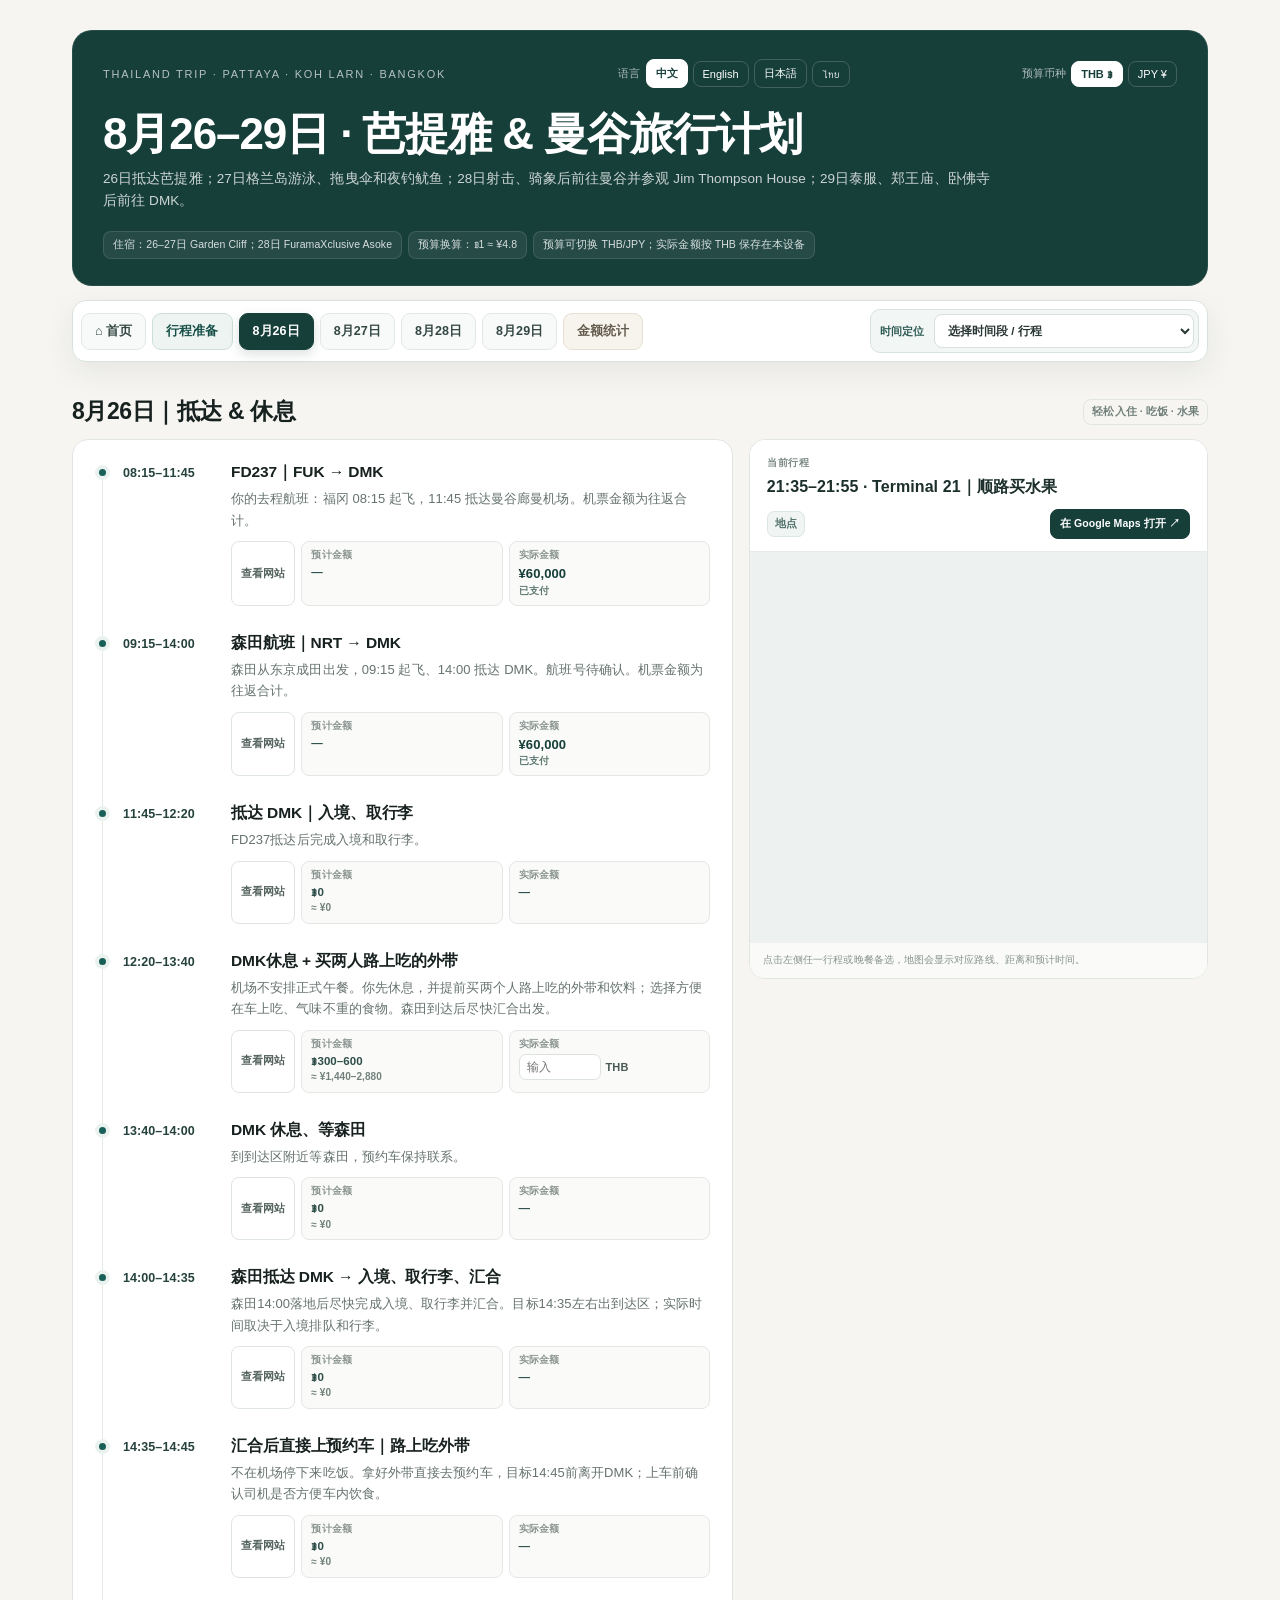
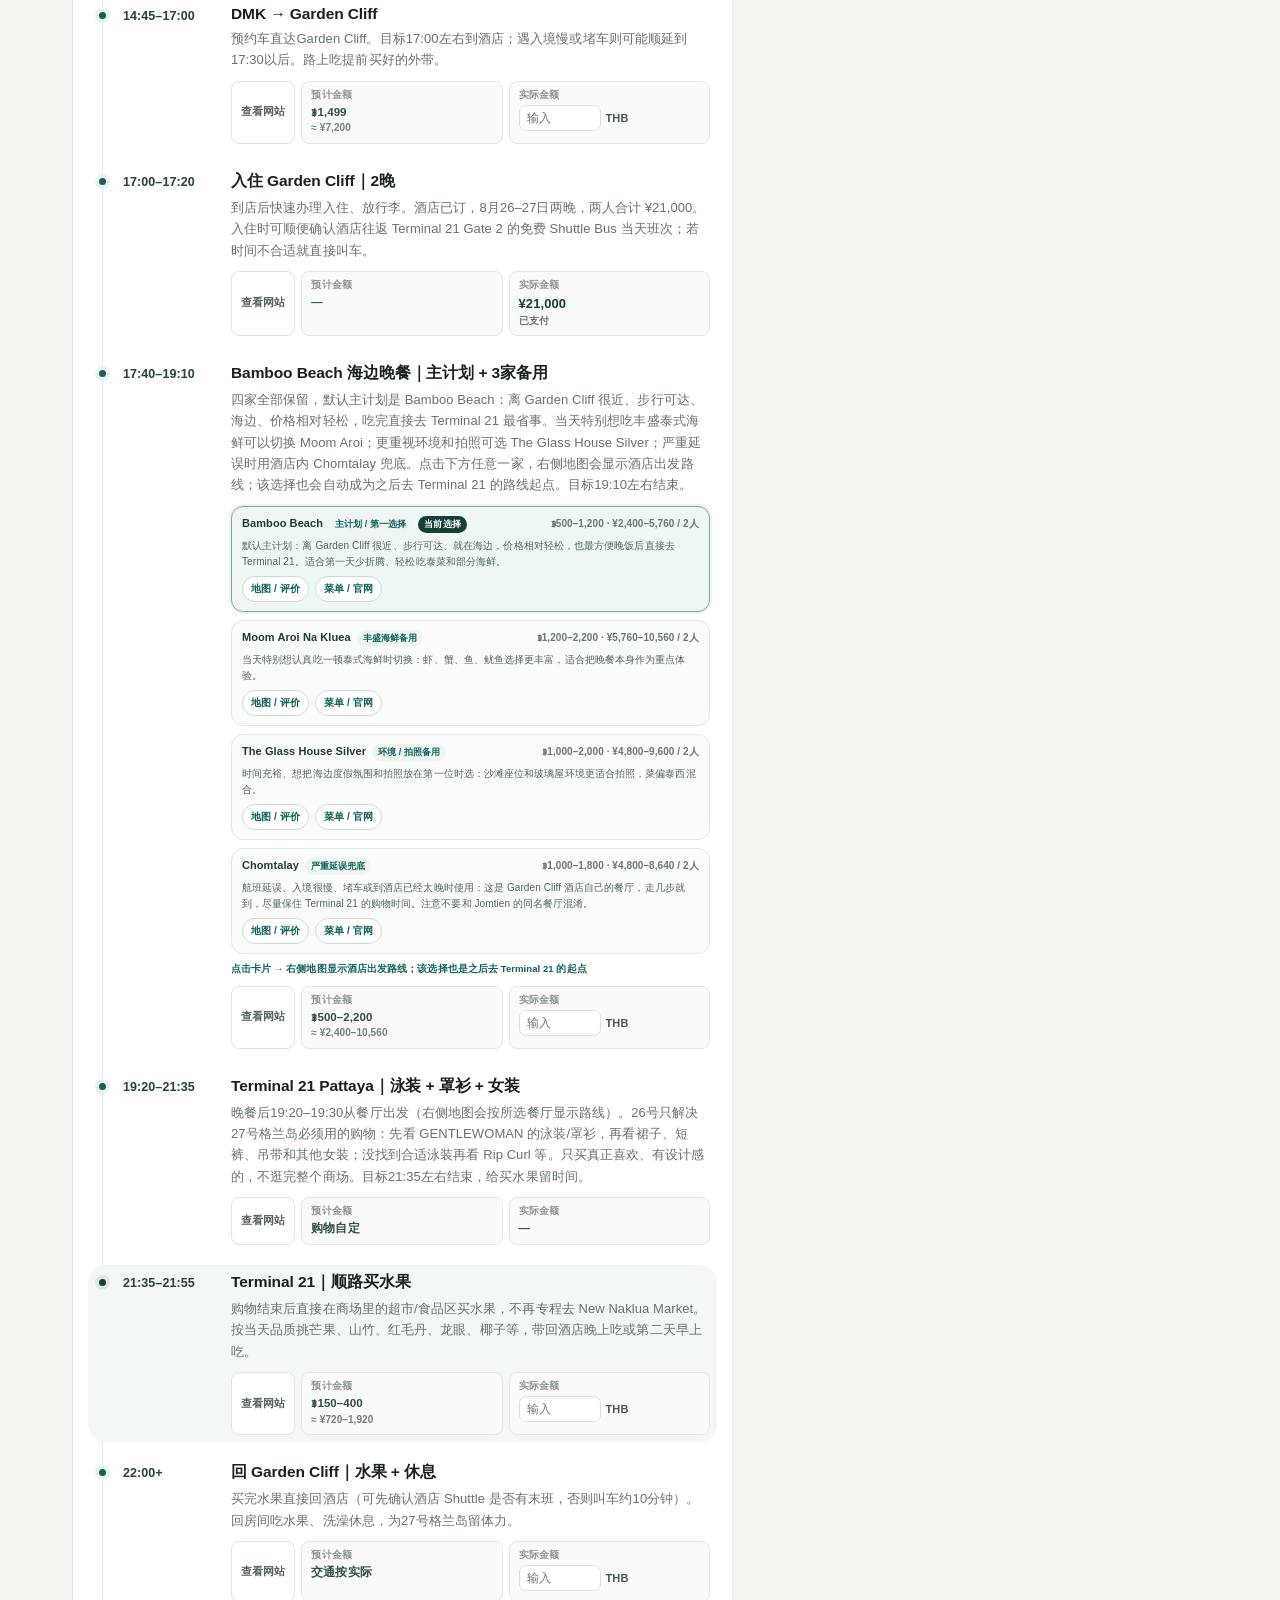
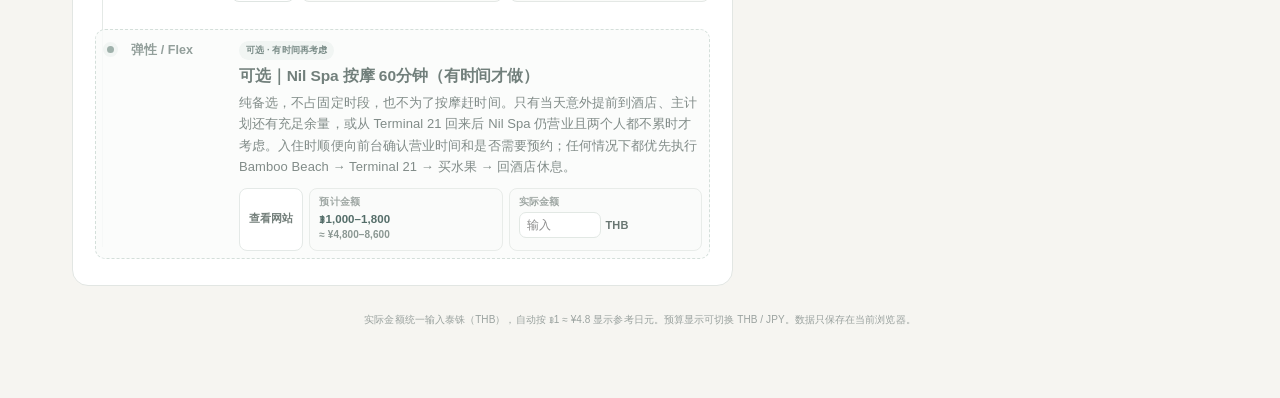
<file: day26.html>
<!DOCTYPE html><html lang="zh-CN"><head><meta charset="utf-8"><meta name="viewport" content="width=device-width,initial-scale=1"><title>Thailand Trip｜Aug 26</title><link rel="stylesheet" href="base.css?v=2"></head><body><script>window.TRIP_VIEW='day26';</script><script src="shell.js?v=2"></script><script src="ui.js"></script><script src="plans-a.js?v=7"></script><script src="plans-b.js?v=3"></script><script src="plans-c.js?v=3"></script><script src="app.js?v=5"></script><script src="fixed-actuals.js?v=1"></script><script src="trip-sync.js?v=1"></script><script src="expense-sync.js?v=1"></script><script src="prep.js?v=1"></script><script src="theme.js?v=1"></script><script src="nav-enhance.js?v=1"></script><script src="page-mode.js?v=4"></script><script src="day-map.js?v=2"></script><script src="pwa.js?v=6"></script></body></html>
</file>
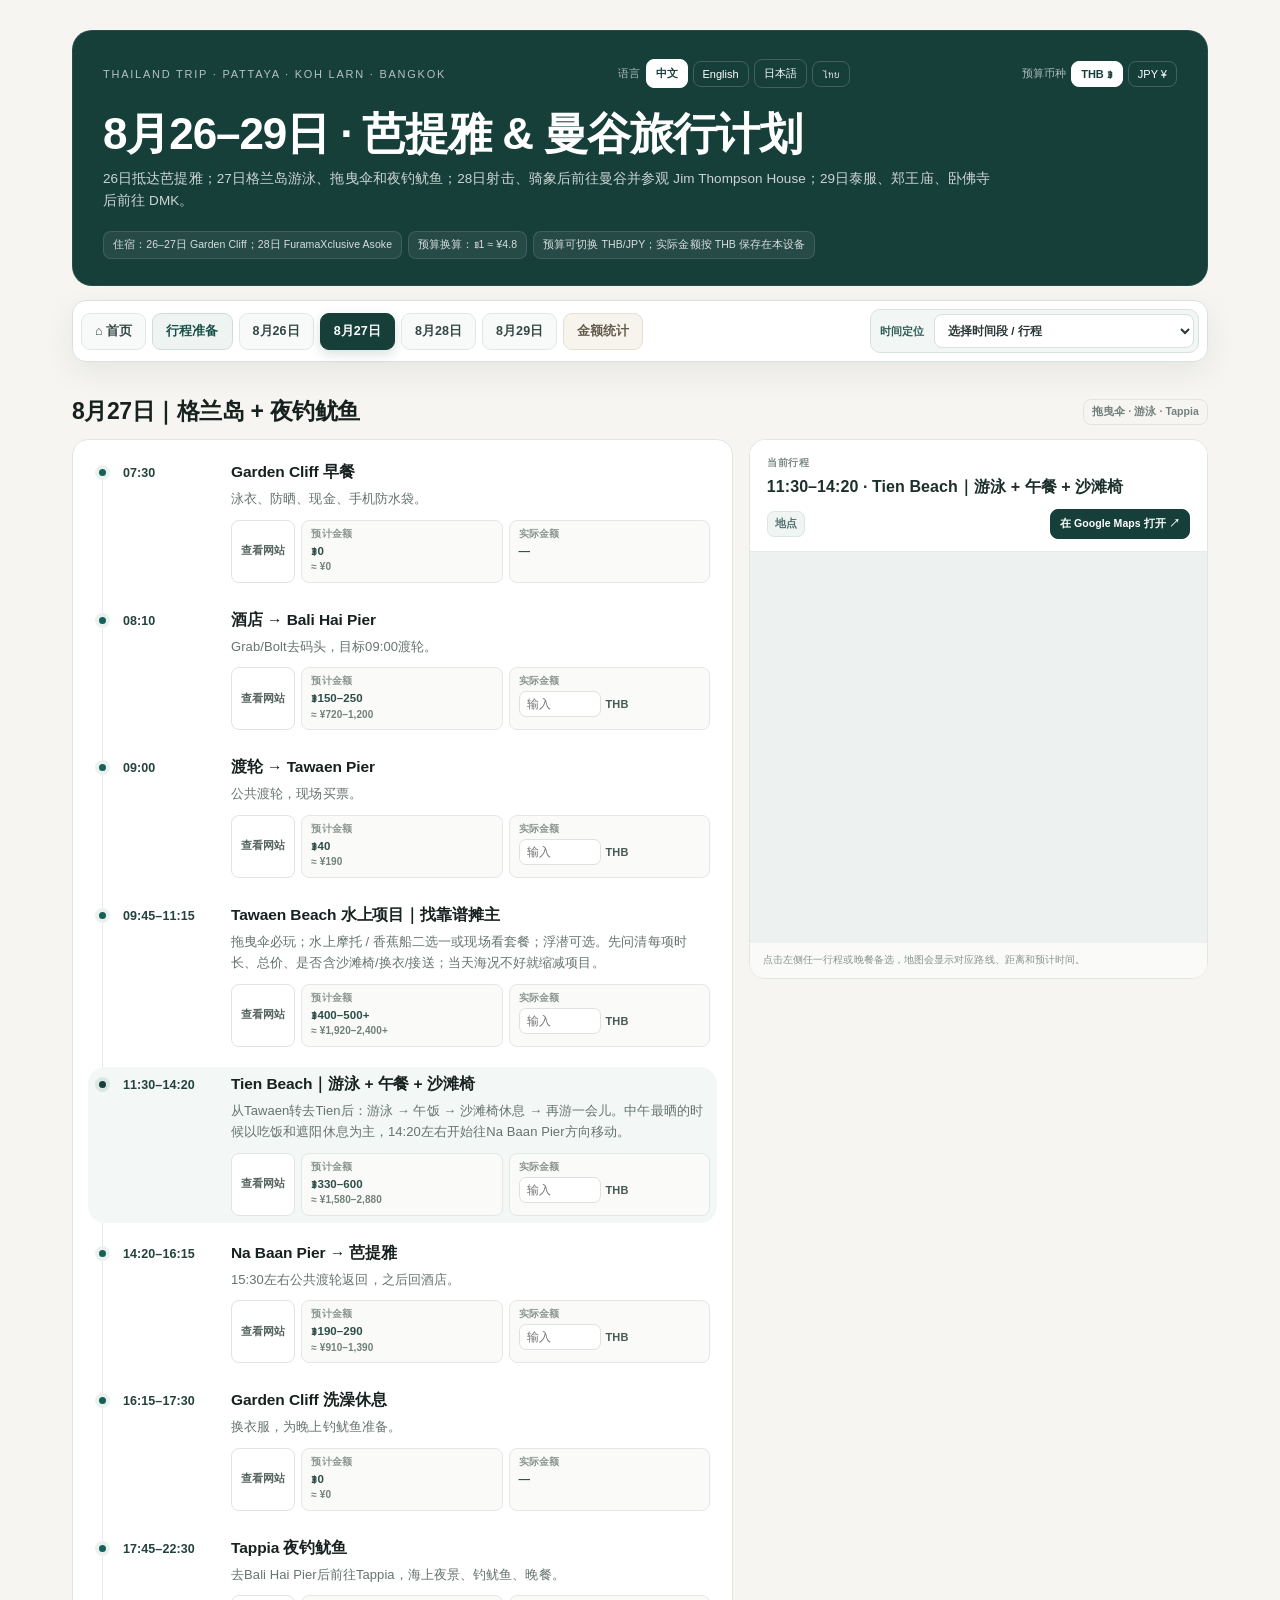
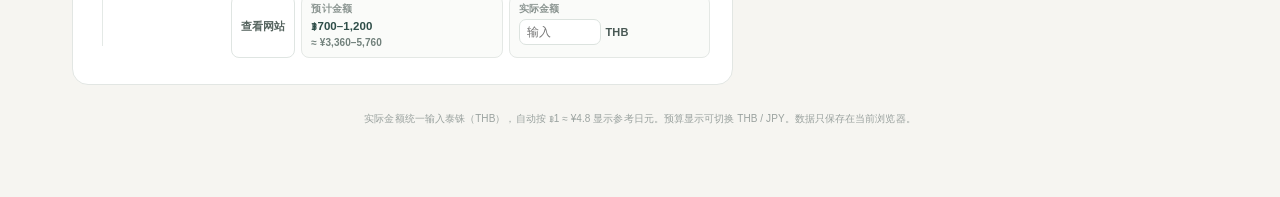
<file: day27.html>
<!DOCTYPE html><html lang="zh-CN"><head><meta charset="utf-8"><meta name="viewport" content="width=device-width,initial-scale=1"><title>Thailand Trip｜Aug 27</title><link rel="stylesheet" href="base.css?v=2"></head><body><script>window.TRIP_VIEW='day27';</script><script src="shell.js?v=2"></script><script src="ui.js"></script><script src="plans-a.js?v=7"></script><script src="plans-b.js?v=3"></script><script src="plans-c.js?v=3"></script><script src="app.js?v=5"></script><script src="fixed-actuals.js?v=1"></script><script src="trip-sync.js?v=1"></script><script src="expense-sync.js?v=1"></script><script src="prep.js?v=1"></script><script src="theme.js?v=1"></script><script src="nav-enhance.js?v=1"></script><script src="page-mode.js?v=4"></script><script src="day-map.js?v=2"></script><script src="pwa.js?v=6"></script></body></html>
</file>
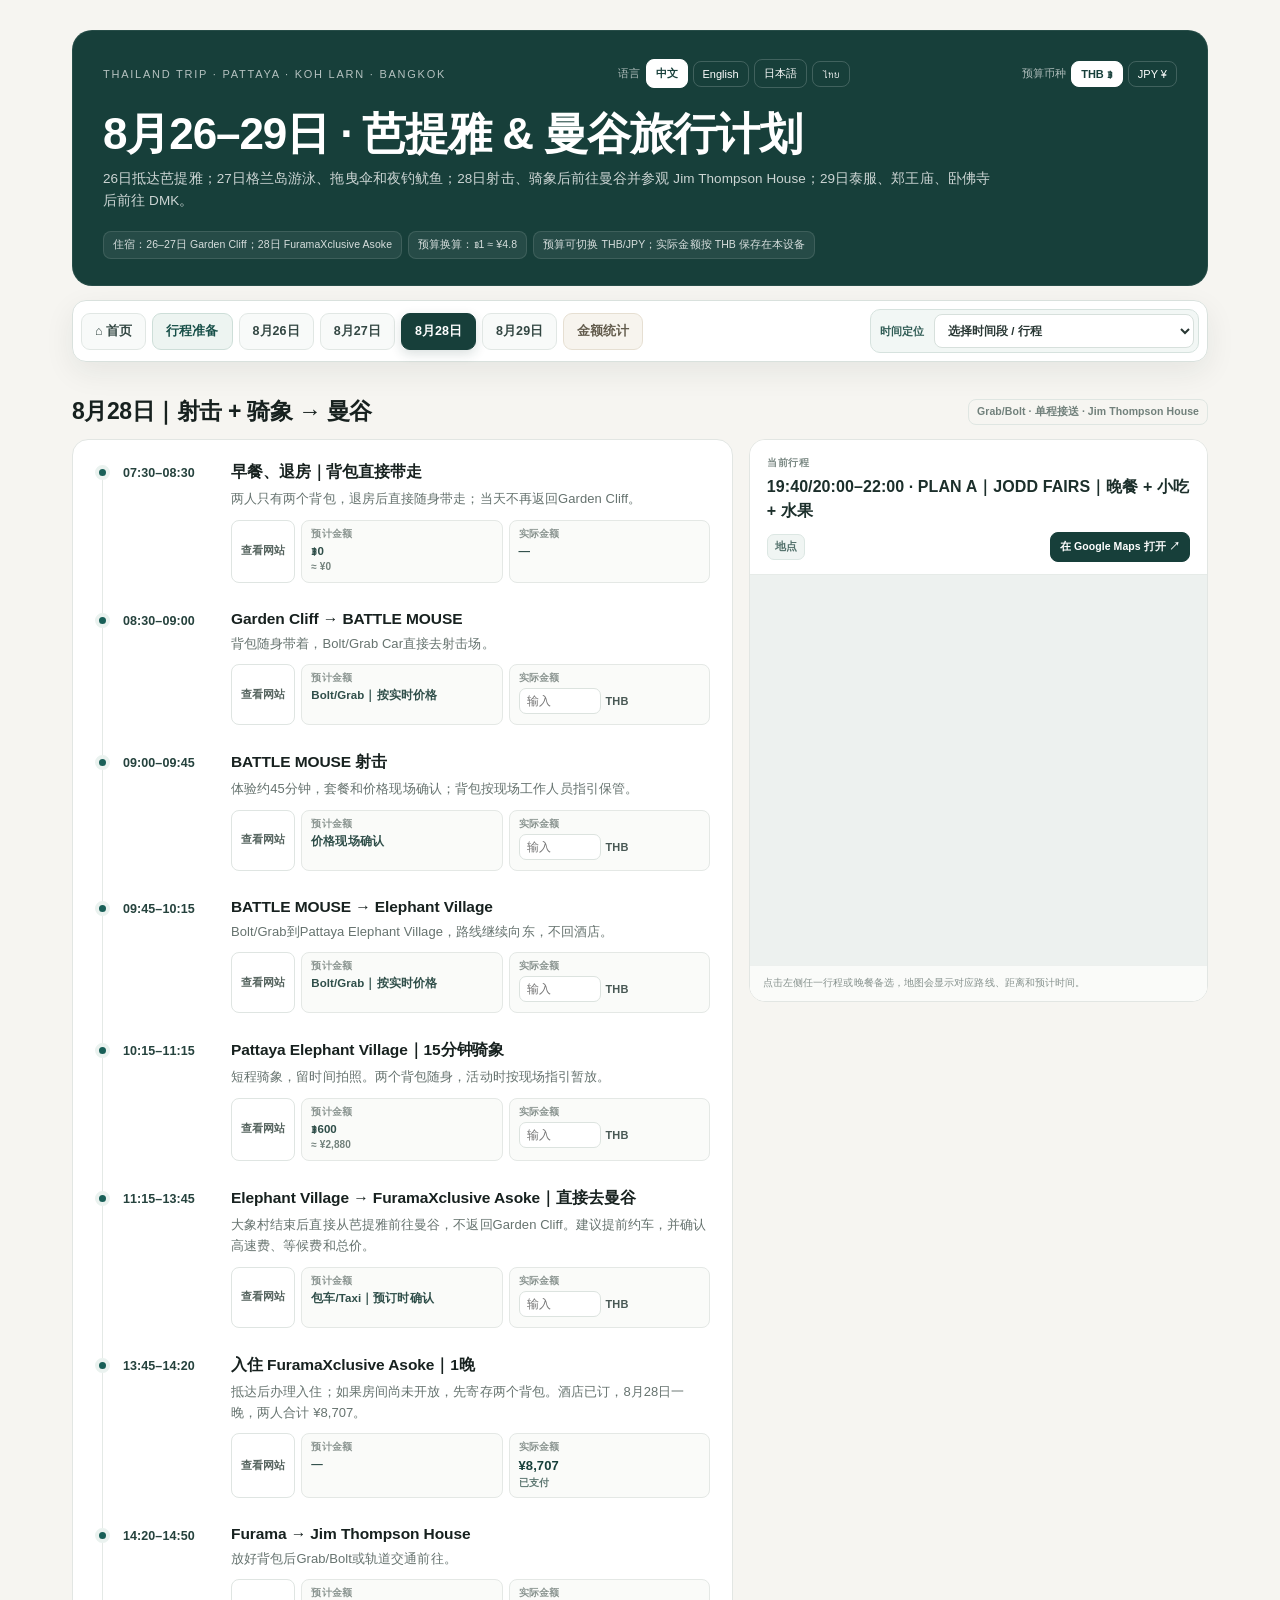
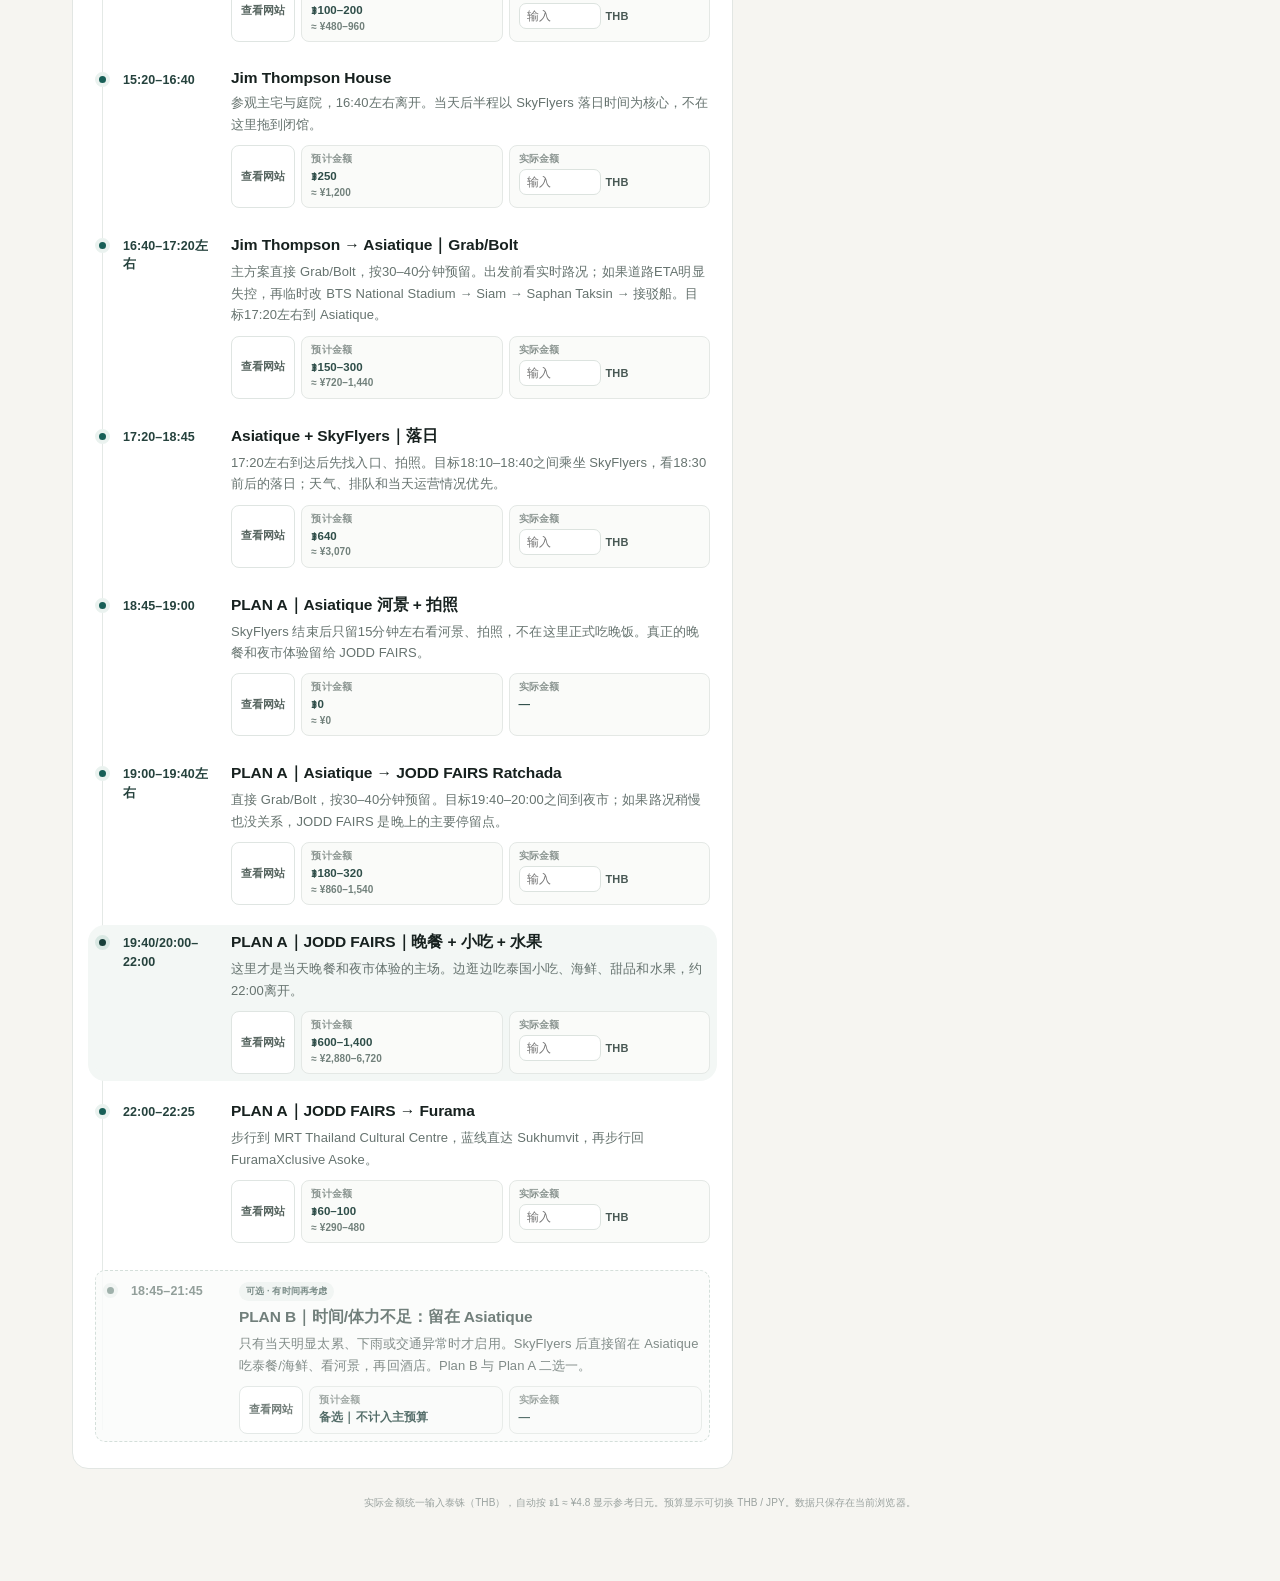
<file: day28.html>
<!DOCTYPE html><html lang="zh-CN"><head><meta charset="utf-8"><meta name="viewport" content="width=device-width,initial-scale=1"><title>Thailand Trip｜Aug 28</title><link rel="stylesheet" href="base.css?v=2"></head><body><script>window.TRIP_VIEW='day28';</script><script src="shell.js?v=2"></script><script src="ui.js"></script><script src="plans-a.js?v=7"></script><script src="plans-b.js?v=4"></script><script src="day28-evening-options.js?v=6"></script><script src="plans-c.js?v=3"></script><script src="app.js?v=5"></script><script src="fixed-actuals.js?v=1"></script><script src="trip-sync.js?v=1"></script><script src="expense-sync.js?v=1"></script><script src="prep.js?v=1"></script><script src="theme.js?v=1"></script><script src="nav-enhance.js?v=1"></script><script src="page-mode.js?v=4"></script><script src="day-map.js?v=2"></script><script src="pwa.js?v=6"></script></body></html>
</file>
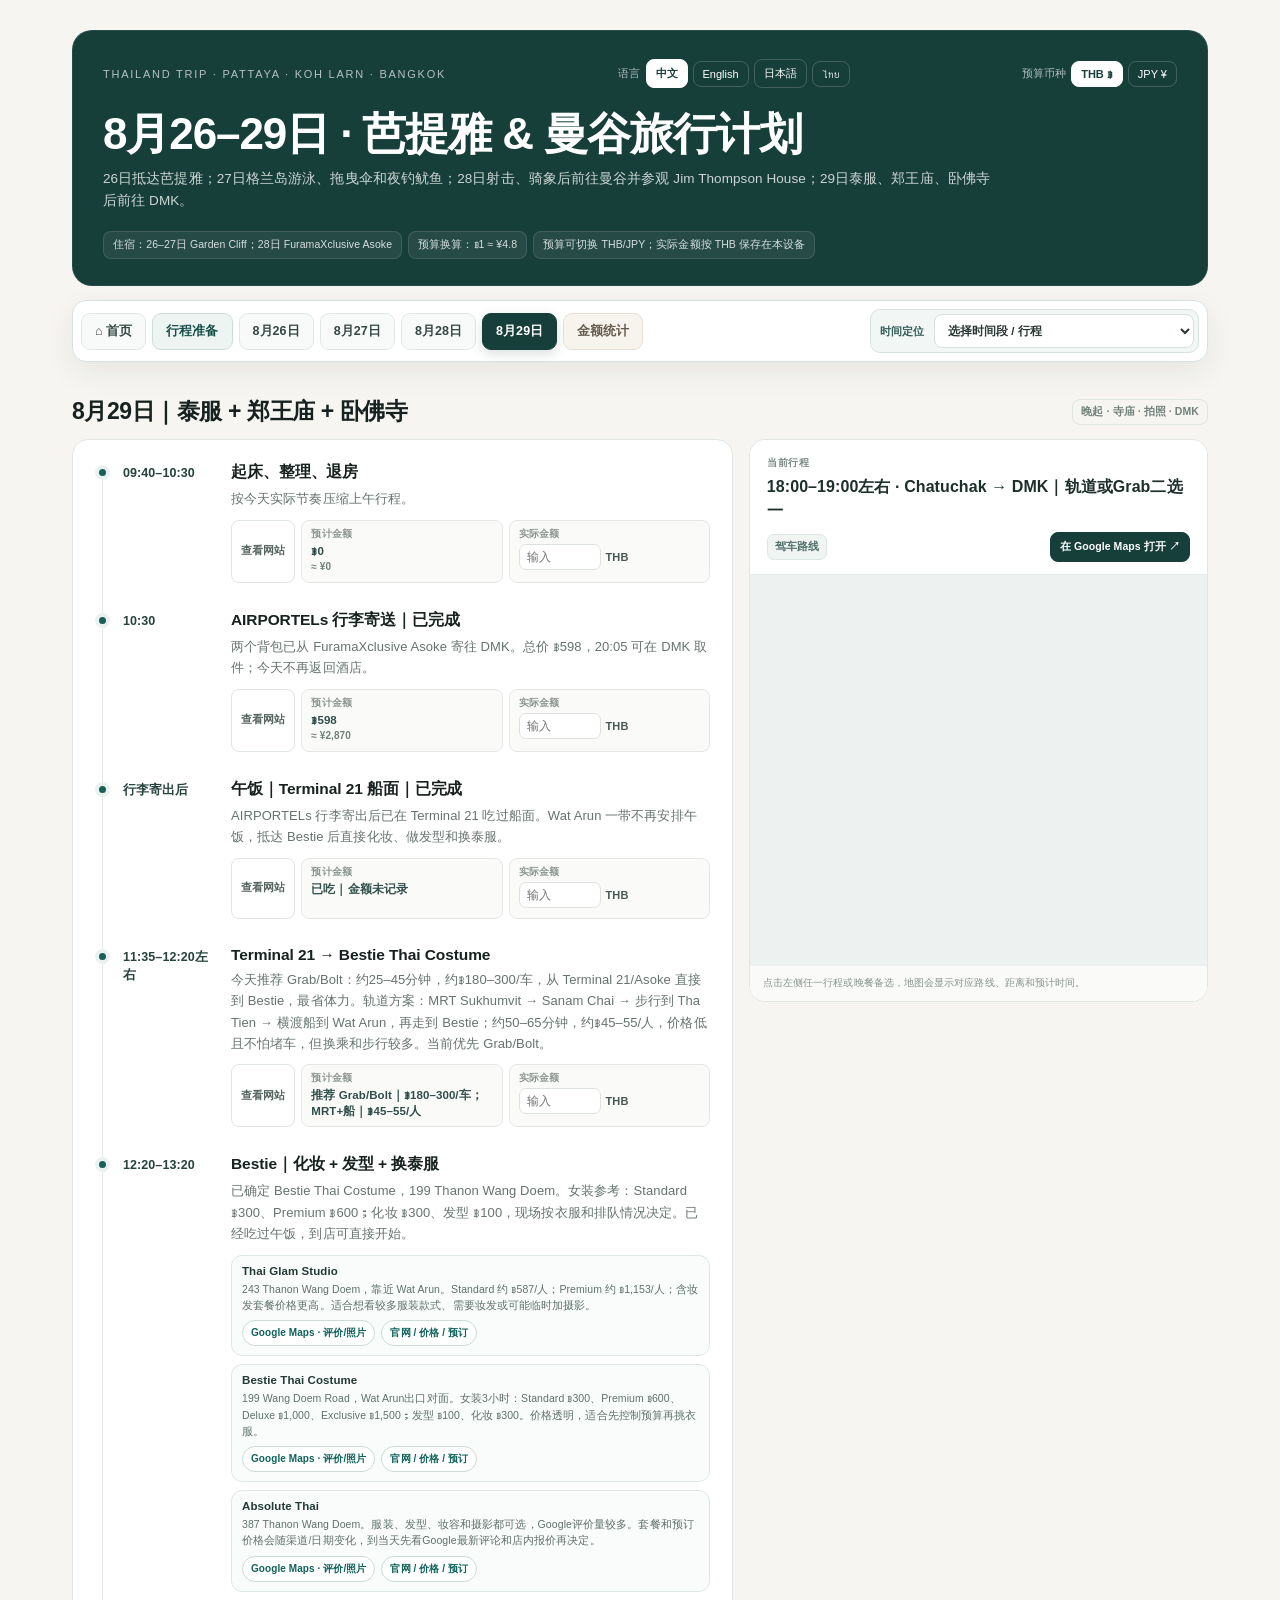
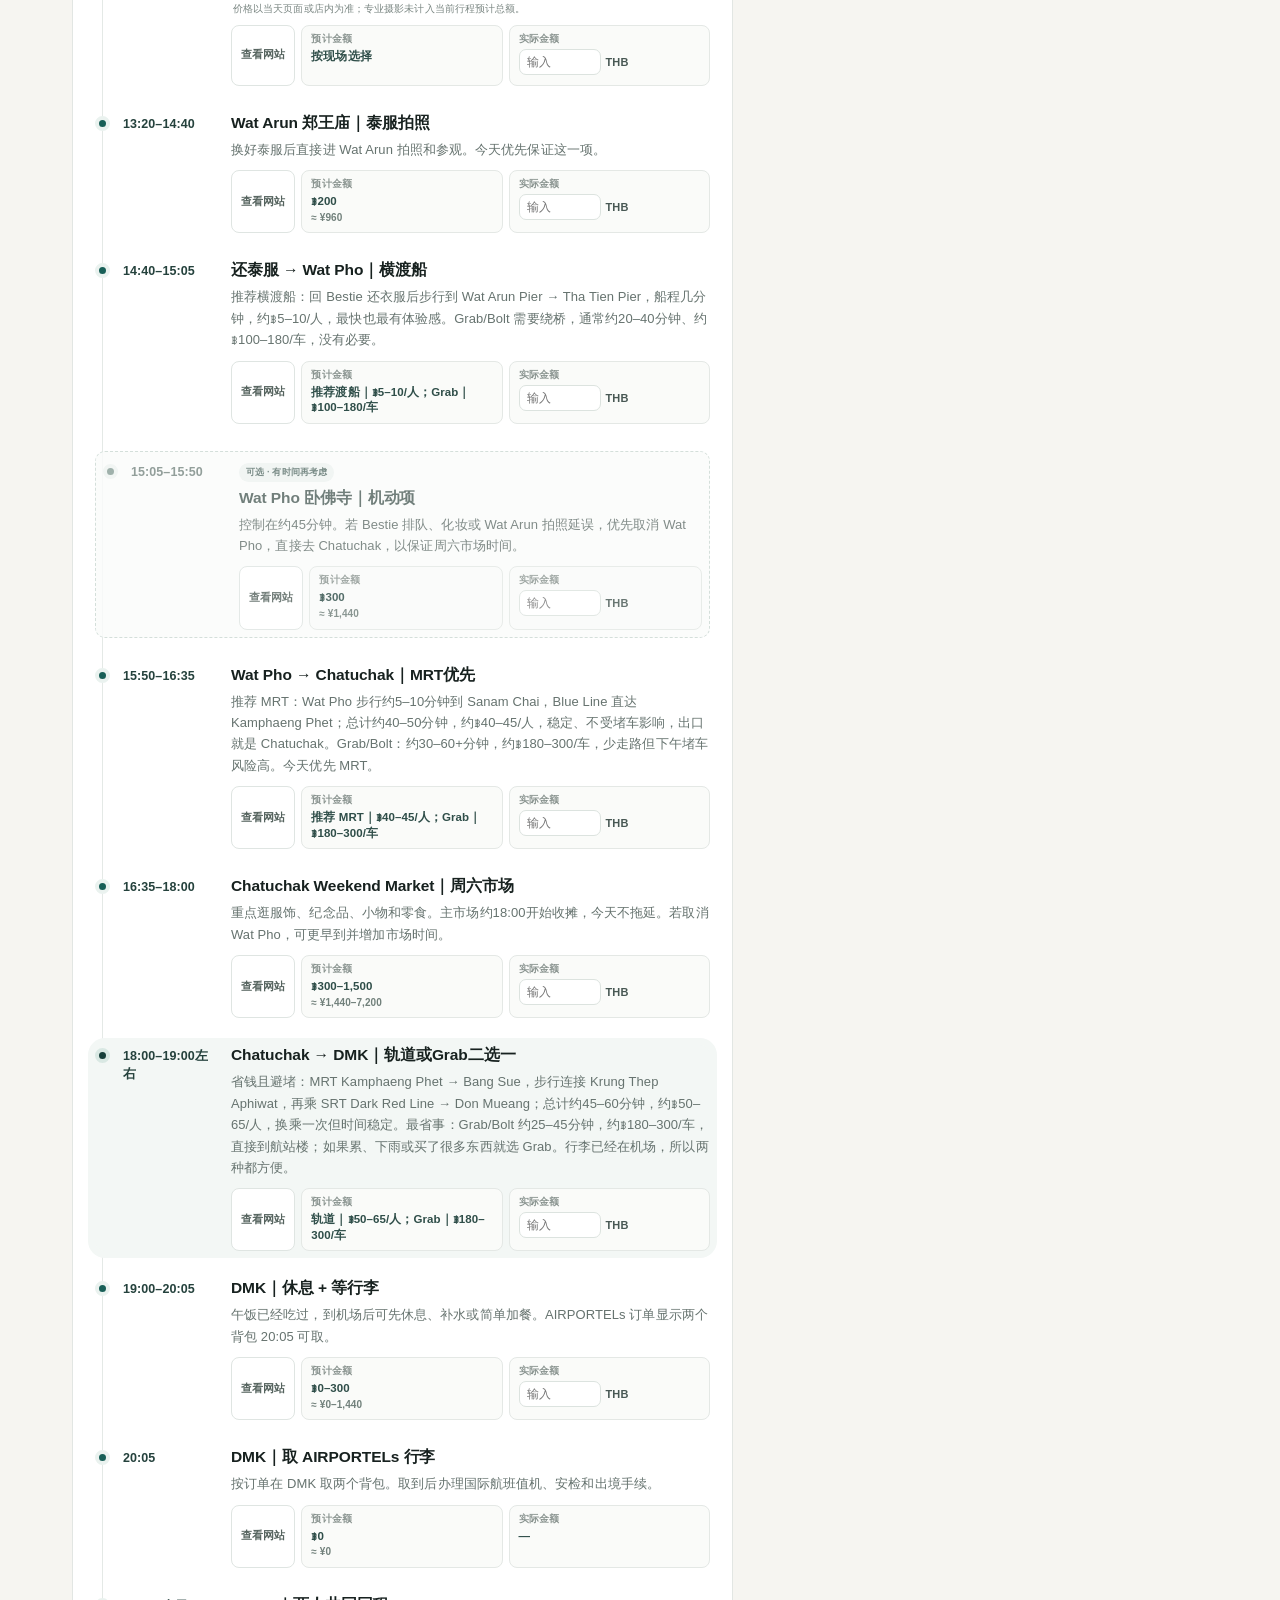
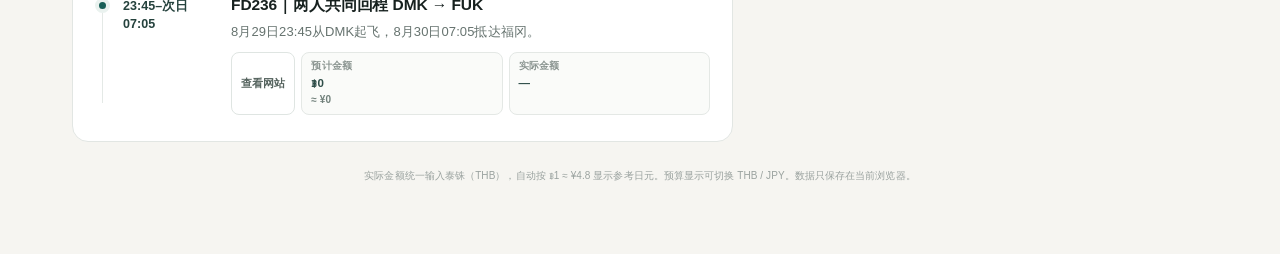
<file: day29.html>
<!DOCTYPE html><html lang="zh-CN"><head><meta charset="utf-8"><meta name="viewport" content="width=device-width,initial-scale=1"><title>Thailand Trip｜Aug 29</title><link rel="stylesheet" href="base.css?v=2"></head><body><script>window.TRIP_VIEW='day29';</script><script src="shell.js?v=2"></script><script src="ui.js"></script><script src="plans-a.js?v=7"></script><script src="plans-b.js?v=3"></script><script src="plans-c.js?v=6"></script><script src="day29-costume-options.js?v=2"></script><script src="app.js?v=5"></script><script src="fixed-actuals.js?v=1"></script><script src="trip-sync.js?v=1"></script><script src="expense-sync.js?v=1"></script><script src="prep.js?v=1"></script><script src="theme.js?v=1"></script><script src="nav-enhance.js?v=1"></script><script src="page-mode.js?v=4"></script><script src="day-map.js?v=2"></script><script src="pwa.js?v=6"></script></body></html>
</file>
<file: base.css>
*{box-sizing:border-box}html{scroll-behavior:smooth}body{margin:0;background:#f6f5f1;color:#17211f;font-family:-apple-system,BlinkMacSystemFont,"Segoe UI","Noto Sans SC","Noto Sans Thai","Hiragino Sans","Yu Gothic UI","Meiryo",Arial,sans-serif}.wrap{max-width:1180px;margin:auto;padding:30px 22px 70px}.hero{background:#173f3a;color:#fff;border-radius:20px;padding:28px 30px 26px}.topbar{display:flex;justify-content:space-between;gap:12px;align-items:center;margin-bottom:22px;flex-wrap:wrap}.brand{font-size:11px;letter-spacing:.16em;text-transform:uppercase;opacity:.72}.langbox,.currencybox{display:flex;align-items:center;gap:5px;flex-wrap:wrap}.langbox span,.currencybox span{font-size:10.5px;opacity:.65}.langbtn,.currencybtn{border:1px solid rgba(255,255,255,.18);background:transparent;color:#fff;border-radius:8px;padding:6px 9px;font-size:11px;cursor:pointer}.langbtn.active,.currencybtn.active{background:#fff;color:#173f3a;border-color:#fff;font-weight:800}h1{font-size:clamp(31px,4.2vw,44px);font-weight:760;letter-spacing:-.025em;margin:2px 0 10px;line-height:1.08}.hero p{margin:0;font-size:13.5px;line-height:1.7;color:rgba(255,255,255,.78);max-width:900px}.badges{display:flex;gap:6px;flex-wrap:wrap;margin-top:18px}.badge{font-size:10.5px;padding:6px 9px;border:1px solid rgba(255,255,255,.11);border-radius:8px;background:rgba(255,255,255,.065);color:rgba(255,255,255,.82)}.nav{position:sticky;top:8px;z-index:900;display:flex;gap:6px;flex-wrap:wrap;align-items:center;margin:14px 0 0;padding:8px;background:rgba(255,255,255,.95);border:1px solid #d9e1dd;border-radius:14px;box-shadow:0 10px 30px rgba(25,38,34,.075);backdrop-filter:blur(14px)}.nav a{text-decoration:none}.section{scroll-margin-top:112px;margin-top:34px}.dayhead{display:flex;justify-content:space-between;align-items:center;gap:15px;margin-bottom:12px}.dayhead h2{font-size:23px;font-weight:760;letter-spacing:-.018em;margin:0}.daytheme{font-size:10.5px;color:#71807b;font-weight:650;border:1px solid #dfe6e2;border-radius:8px;padding:5px 8px}.grid{display:grid;grid-template-columns:minmax(0,1.18fr) minmax(300px,.82fr);gap:14px}.card,.summary{background:#fff;border-radius:16px;padding:22px;border:1px solid #e2e6e3}.timeline{position:relative;margin-left:0}.timeline:before{content:"";position:absolute;left:7px;top:12px;bottom:12px;width:1px;background:#e4e9e6}.item{display:grid;grid-template-columns:16px 96px 1fr;gap:12px;margin-bottom:27px;position:relative;scroll-margin-top:150px}.item:last-child{margin-bottom:4px}.dot{width:15px;height:15px;border-radius:50%;background:#185f57;border:4px solid #eaf2ef;z-index:2;margin-top:3px}.time{font-size:12.5px;font-weight:760;color:#25423d;padding-top:2px;line-height:1.45}.event strong{display:block;font-size:15.5px;font-weight:730;margin-bottom:5px}.desc{font-size:13px;line-height:1.65;color:#66736f;margin-bottom:10px}.projectbar{display:grid;grid-template-columns:auto auto minmax(110px,1fr) minmax(110px,1fr);gap:6px;align-items:stretch;margin-top:9px}.action{text-decoration:none;font-size:10.5px;font-weight:720;padding:8px 9px;border-radius:8px;display:flex;align-items:center;justify-content:center}.mapaction{background:#eef4f2;color:#174f48;border:1px solid #dbe7e3}.webaction{background:#fff;color:#56645f;border:1px solid #dfe5e2}.moneybox{padding:7px 9px;border-radius:8px;border:1px solid #e4e8e5;background:#fafbf9;min-width:0}.moneylabel{font-size:9.5px;color:#8a9490;margin-bottom:3px;font-weight:700}.estimate{font-size:11.5px;font-weight:740;color:#2f4e49;line-height:1.35}.actualrow{display:flex;align-items:center;gap:5px}.actualrow input{width:82px;min-width:0;border:1px solid #dce3df;border-radius:7px;padding:5px 7px;font-size:12px;background:#fff;color:#162724}.currency{font-size:11px;font-weight:800;color:#485854}.jpycalc{font-size:10px;color:#71807b;margin-top:3px}.map{height:350px;border-radius:11px;overflow:hidden;background:#e8ecea}.mapnote{font-size:10.5px;color:#89928f;line-height:1.55;margin-top:9px}.summary{margin-top:34px;padding:20px}.summarytop{display:flex;justify-content:space-between;gap:14px;align-items:center;flex-wrap:wrap}.summary h3{margin:0;font-size:18px}.sumgrid{display:grid;grid-template-columns:repeat(3,1fr);gap:8px;margin-top:14px}.sumcard{padding:12px;background:#fafbf9;border-radius:10px;border:1px solid #e8ebe9}.sumlabel{font-size:10px;color:#8a9490;margin-bottom:5px}.sumvalue{font-size:16px;font-weight:850;color:#294b45}.reset{border:1px solid #e3e6e4;background:#fff;color:#8a6258;border-radius:8px;padding:8px 10px;font-size:10px;font-weight:800;cursor:pointer}.footer{text-align:center;font-size:10px;line-height:1.6;color:#9aa29f;margin-top:26px}.homegrid{display:grid;grid-template-columns:repeat(3,1fr);gap:12px;margin-top:26px}.homecard{display:block;text-decoration:none;background:#fff;border:1px solid #e0e5e2;border-radius:16px;padding:22px;color:#17211f;transition:.18s ease}.homecard:hover{transform:translateY(-2px);border-color:#baccc6;box-shadow:0 10px 26px rgba(25,38,34,.06)}.homeeyebrow{font-size:10px;letter-spacing:.08em;text-transform:uppercase;color:#7d8985;margin-bottom:8px;font-weight:750}.homecard strong{display:block;font-size:18px;margin-bottom:7px}.homecard p{margin:0;color:#71807b;font-size:12px;line-height:1.6}.homeintro{margin-top:30px}.homeintro h2{font-size:22px;margin:0 0 7px}.homeintro p{margin:0;color:#71807b;font-size:13px;line-height:1.65}.brand a{color:inherit;text-decoration:none}@media(max-width:900px){.grid{grid-template-columns:1fr}.map{height:310px}.homegrid{grid-template-columns:repeat(2,1fr)}}@media(max-width:720px){.wrap{padding:14px 10px 46px}.hero{padding:21px 18px 19px;border-radius:16px}.topbar{margin-bottom:16px}h1{font-size:29px}.hero p{font-size:12.5px;line-height:1.62}.badges{display:grid;grid-template-columns:1fr}.badge{width:fit-content}.nav{top:0;margin:10px -2px 0;padding:7px;border-radius:12px;gap:5px}.section{margin-top:28px;scroll-margin-top:145px}.dayhead{align-items:flex-start;gap:8px}.dayhead h2{font-size:20px}.daytheme{font-size:9.5px}.card{padding:16px}.item{grid-template-columns:14px 78px 1fr;gap:8px;margin-bottom:25px;scroll-margin-top:175px}.time{font-size:11px}.event strong{font-size:14px}.desc{font-size:12px}.projectbar{grid-template-columns:1fr 1fr}.moneybox{grid-column:span 1}.map{height:250px}.homegrid{grid-template-columns:1fr}.homecard{padding:18px}.sumgrid{grid-template-columns:1fr}}
/* Optional/flex itinerary items */
.optional-item{opacity:.82;border:1px dashed #cbd8d3;border-radius:12px;padding:9px 7px 7px;background:#fbfcfb}
.optional-item .dot{background:#8aa099!important;border-color:#eef3f1!important}
.optional-item .time{color:#7b8a85!important}
.optional-item .event strong{color:#53645f!important}
.optional-badge{display:inline-block;margin:0 0 6px;padding:3px 7px;border-radius:999px;background:#eef3f1;color:#5e746e;font-size:9px;font-weight:850;letter-spacing:.02em}
</file>
